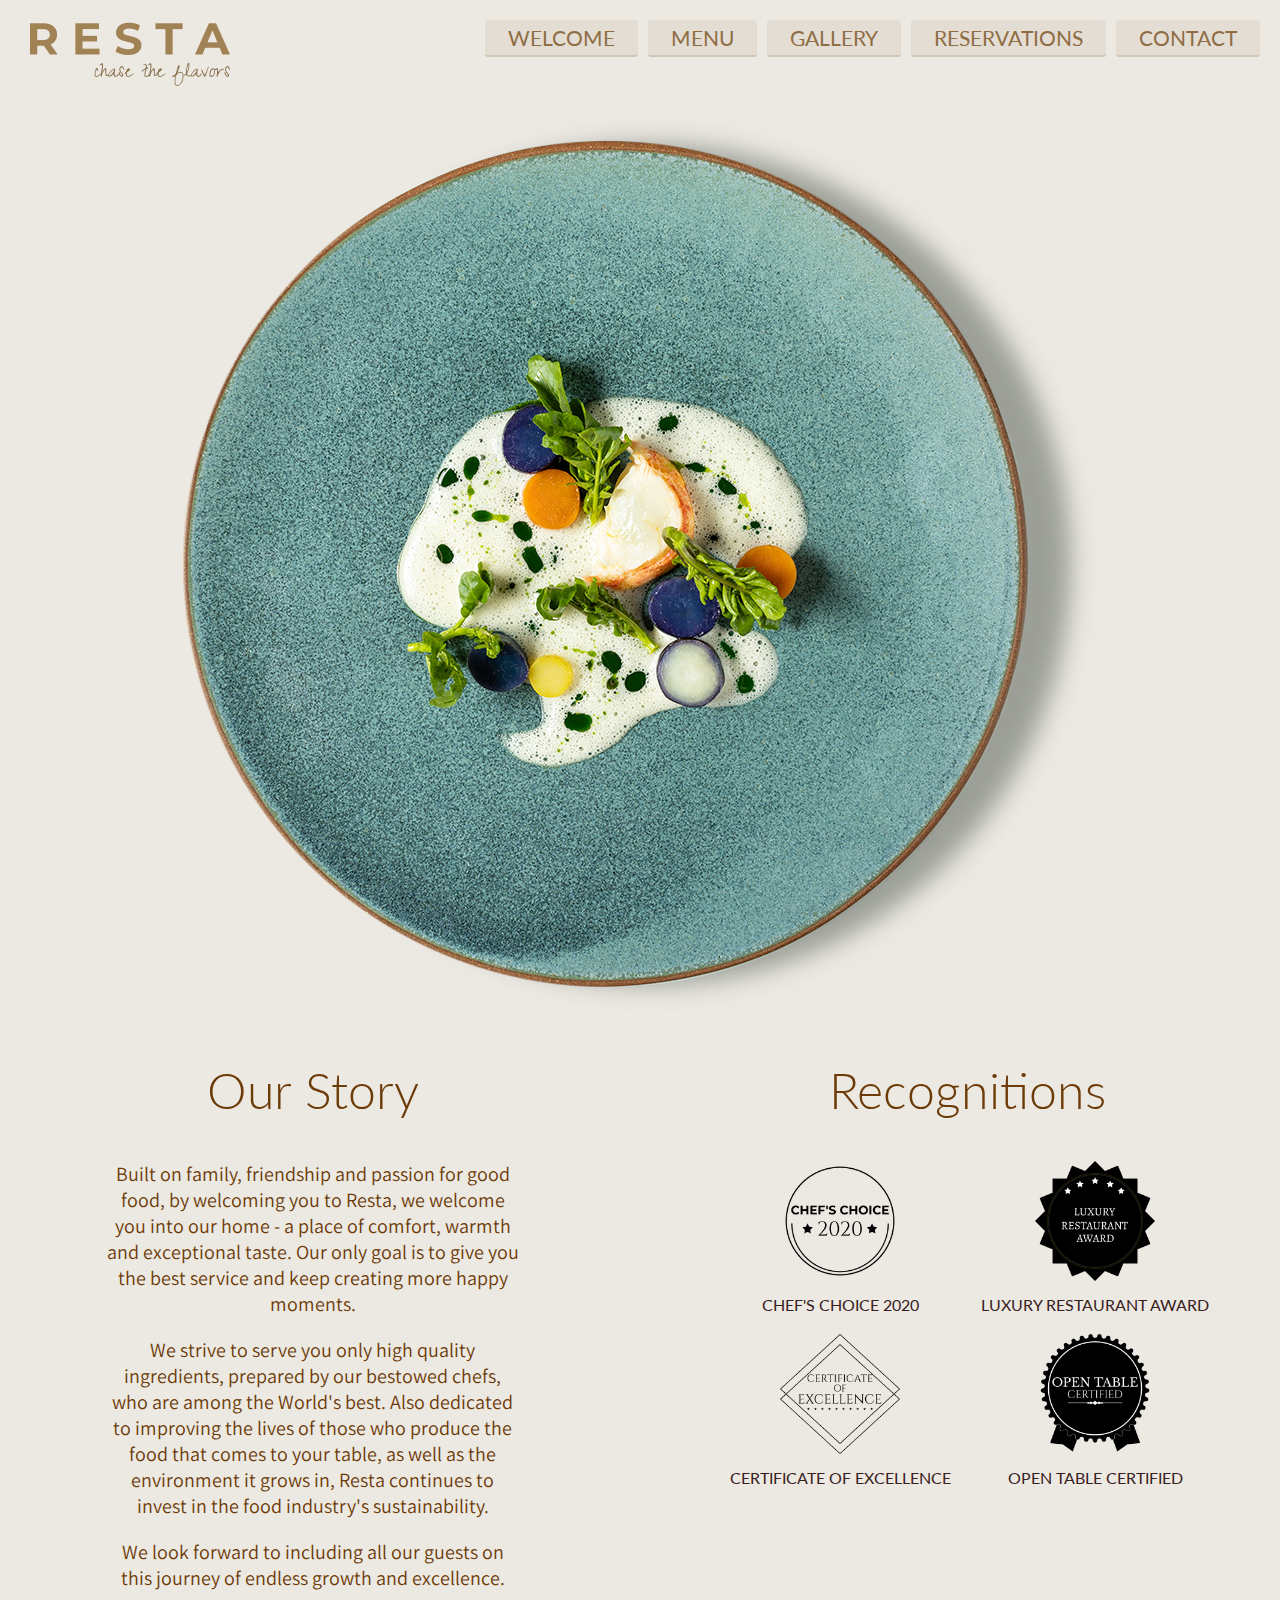
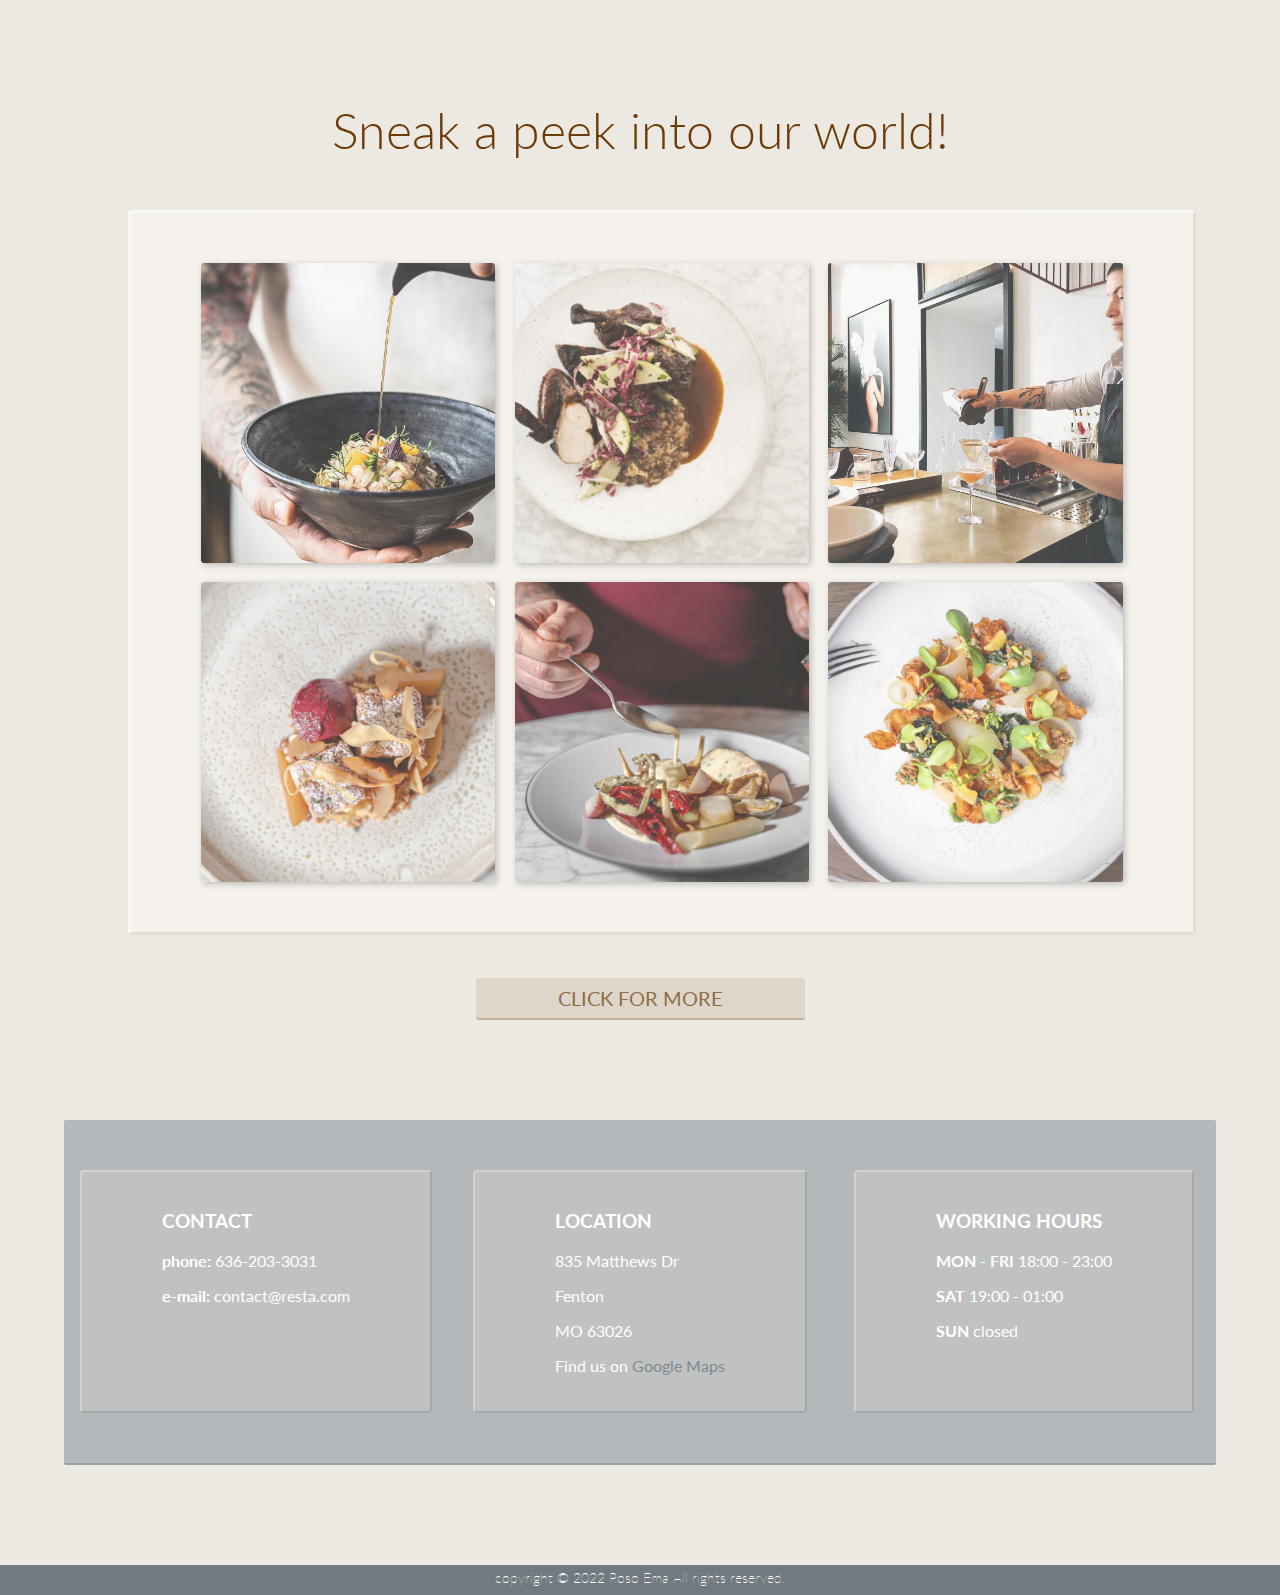
<file: index.html>
<!DOCTYPE html>

<html lang="en">

  <head>
    <title>Welcome | Resta</title>
    <meta charset="utf-8">
    <meta name="viewport" content="width=device-width, initial-scale=1.0"/>
    <meta name="author" content="Ema Roso">
    <meta name="keywords" content="resta, restaurand, food, fine dining, drinks, menu">
    <meta name="description" content="Resta is regarded as one of the best restaurants in the world, with its innovative cuisine and offers of high quality fine dining, wine, service and atmosphere.">
    <link rel="stylesheet" href="style.css" type="text/css">
    <link rel="icon" href="./mediji/icon.ico">
    <script src="./myScript.js"></script>
  </head>
  
  <body>
    
    <div class="invisible" id="overlay" onclick="backToNormal2()"></div>
    
    <!--- Header section (logo and navigation bar) --->
    
    <header>
      <a href="./index.html"><img src="./mediji/logo.png" alt="resta logo"></a>
      <button class="gototop"></button>
      
      <nav>
        <ul>
          <li><a href="#contact">Contact</a></li>
          <li><a href="./reservations.html">Reservations</a></li>
          <li><a href="./gallery.html">Gallery</a></li>
          <li class="dropdown">
            <a href="#" class="dropbtn">Menu</a>
            <div class="dropdown-content">
              <a href="./food.html">Food</a>
              <a href="./drinks.html">Drinks</a>
            </div>
          </li>
          <li><a href="./index.html">Welcome</a></li>
        </ul>
      </nav>
    </header>
    
    <!--- Intro pic --->
    
    <main>
    
      <figure id="intro-pic">
        <img src="./mediji/intro-pic.png" alt="fine dining plating">
      </figure>
      
    <!--- Our story section and awards --->
      
      <div class="story-awards"> 
        <article id="our-story">
          <h2>Our Story</h2>
          <p>Built on family, friendship and passion for good food, by welcoming you to Resta, we welcome you into our home - a place of comfort, warmth and exceptional taste. Our only goal is to give you the best service and keep creating more happy moments.</p>
          <p>We strive to serve you only high quality ingredients, prepared by our bestowed chefs, who are among the World's best. Also dedicated to improving the lives of those who produce the food that comes to your table, as well as the environment it grows in, Resta continues to invest in the food industry's sustainability.</p>
          <p>We look forward to including all our guests on this journey of endless growth and excellence.</p>
        </article>
      
        <section id="award">
          <h2>Recognitions</h2>
          <div class="awards">
            <div id="award-item">
              <figure>
                <img src="./mediji/award/award1.png" alt="restaurant award"/>
                <figcaption>Chef's Choice 2020</figcaption>
              </figure>
            </div>
        
            <div id="award-item">
              <figure>
                <img src="./mediji/award/award2.png" alt="restaurant award"/>
                <figcaption>Luxury Restaurant Award</figcaption>
              </figure>
            </div>
        
            <div id="award-item">
              <figure>
                <img src="./mediji/award/award3.png" alt="restaurant award"/>
                <figcaption>Certificate of Excellence</figcaption>
              </figure>
            </div>
        
            <div id="award-item">
              <figure>
                <img src="./mediji/award/award4.png" alt="restaurant award"/>
                <figcaption>Open Table Certified</figcaption>
              </figure>
            </div>
          </div>
        </section>
      </div>
      
      <!--- Mini Gallery and 'See more' button --->
      
      <img src="./mediji/mini-gallery/image-6.jpg" alt="fine dining" class="invisible" id="zoom-in-gallery" onclick="changePicture1(this)">
      
      <div class="gallery-button">
        <section id="gallery-mini">
          <h2>Sneak a peek into our world!</h2>
          <div id="image-mini-container">
            <div id="image-mini-gallery">
              
              <div id="mini-item">
                <img src="./mediji/mini-gallery/image-6.jpg" alt="fine dining plating" id="pic-6" onclick="openPicture(this)">
              </div>
              
              <div id="mini-item">
                <img src="./mediji/mini-gallery/image-1.jpg" alt="fine dining dish" onclick="openPicture(this)" id="pic-1">
              </div>
              
              <div id="mini-item">
                <img src="./mediji/mini-gallery/image-2.jpg" alt="fine dining restaurant" onclick="openPicture(this)" id="pic-2">
              </div>
              
              <div id="mini-item">
                <img src="./mediji/mini-gallery/image-3.jpg" alt="fine dining dish" onclick="openPicture(this)" id="pic-3">
              </div>
              
              <div id="mini-item">
                <img src="./mediji/mini-gallery/image-5.jpg" alt="fine dining plating" onclick="openPicture(this)" id="pic-5">
              </div>
              
              <div id="mini-item">
                <img src="./mediji/mini-gallery/image-4.jpg" alt="fine dining dish" onclick="openPicture(this)" id="pic-4">
              </div>

            </div>
          </div>
        
          <a id="see-more" href="./gallery.html">Click for more</a>
        </section>
      </div>
      
    </main>
      
    <!--- Contact section --->
      
    <section id="contact">
      <div id="contact-container">
        <div id="phone-email">
          <h3>Contact</h3>
          <p><strong>phone:</strong> 636-203-3031</p>
          <p><strong>e-mail:</strong> contact@resta.com</p>
        </div>
          
        <div id="location">
          <h3>Location</h3>
          <p>835  Matthews Dr</p>
          <p>Fenton</p>          
          <p>MO 63026</p>
          <p>Find us on <a target="_blank" href="https://goo.gl/maps/9FSRGt4BrASGCkS29">Google Maps</a></p>
        </div>
        
        <div id="work-hours">
          <h3>Working Hours</h3>
          <p><strong>MON - FRI</strong> 18:00 - 23:00</p>
          <p><strong>SAT</strong> 19:00 - 01:00</p>          
          <p><strong>SUN</strong> closed</p>
        </div>
      </div>
    </section>
      
    
    <!--- Footer --->
        
    <footer>
      <h5>copyright © 2022 Roso Ema All rights reserved.</h5>
    </footer>
    
  </body>

</html>
</file>
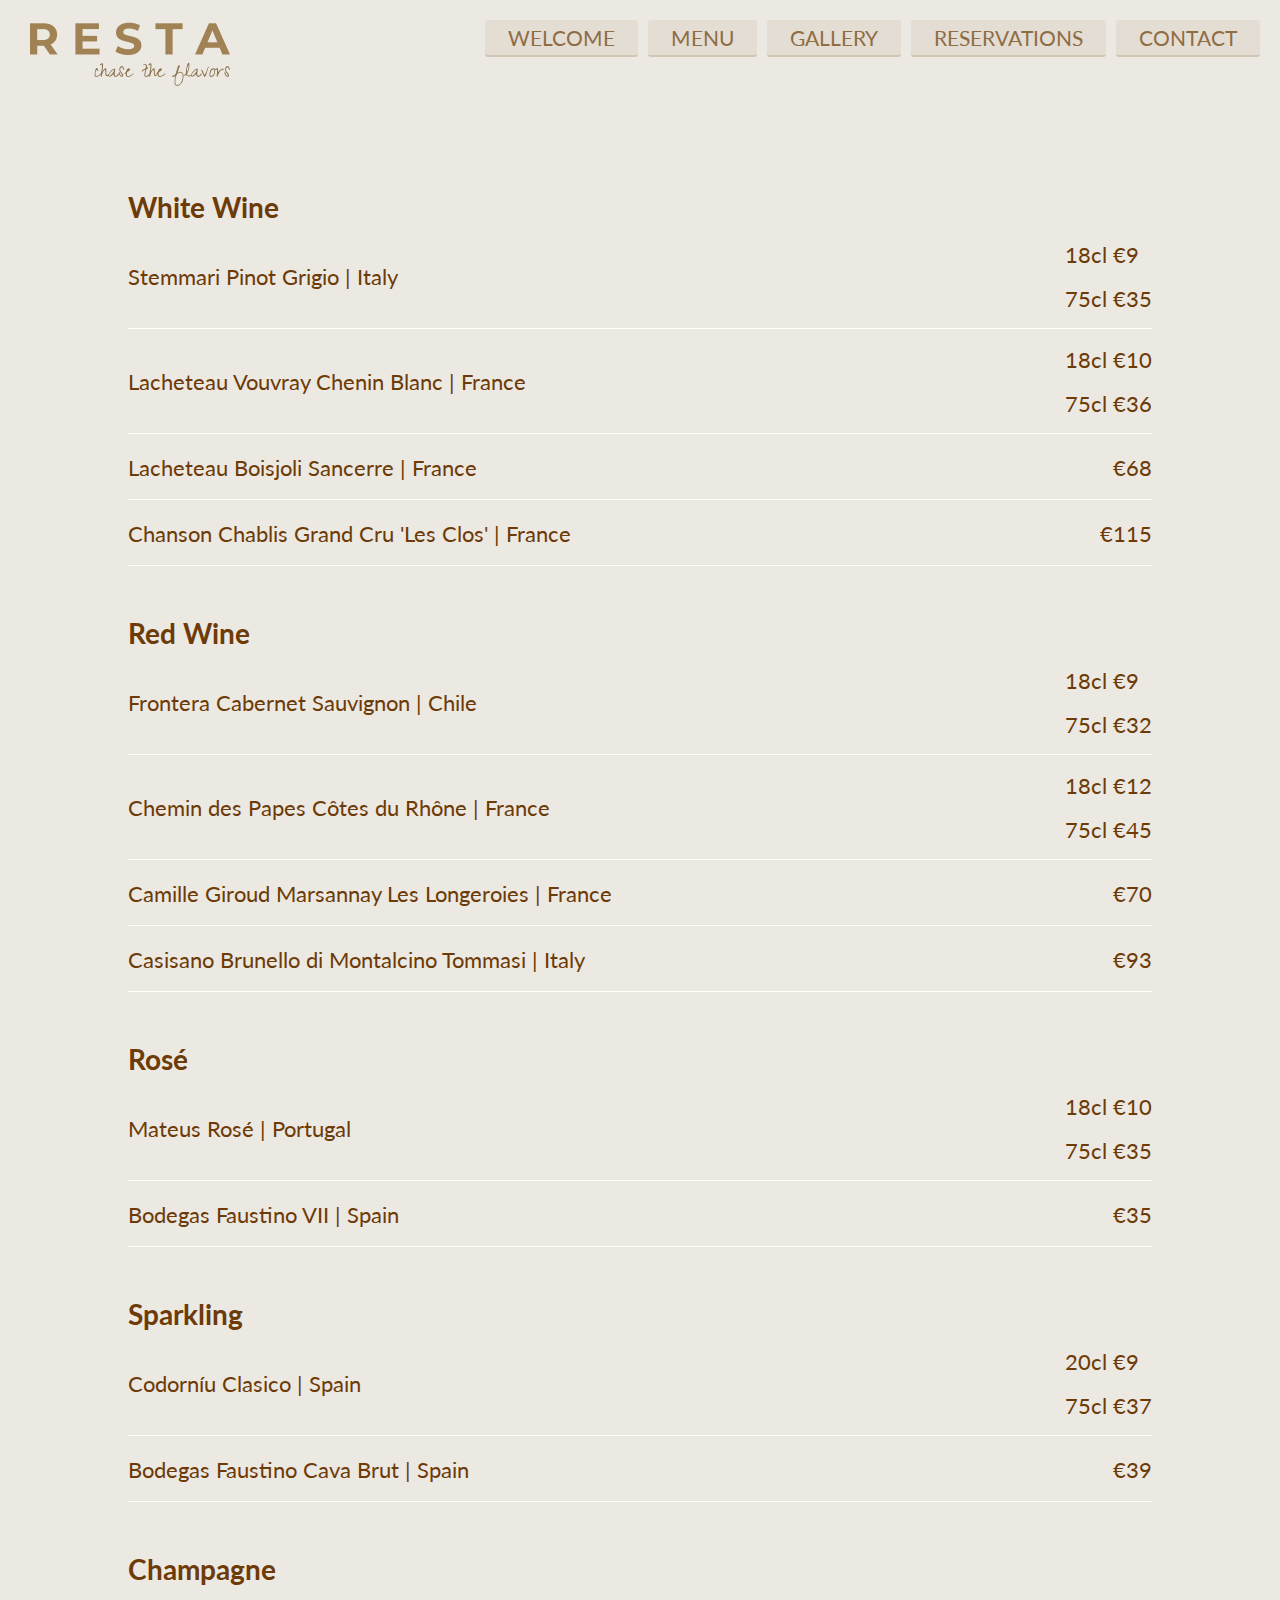
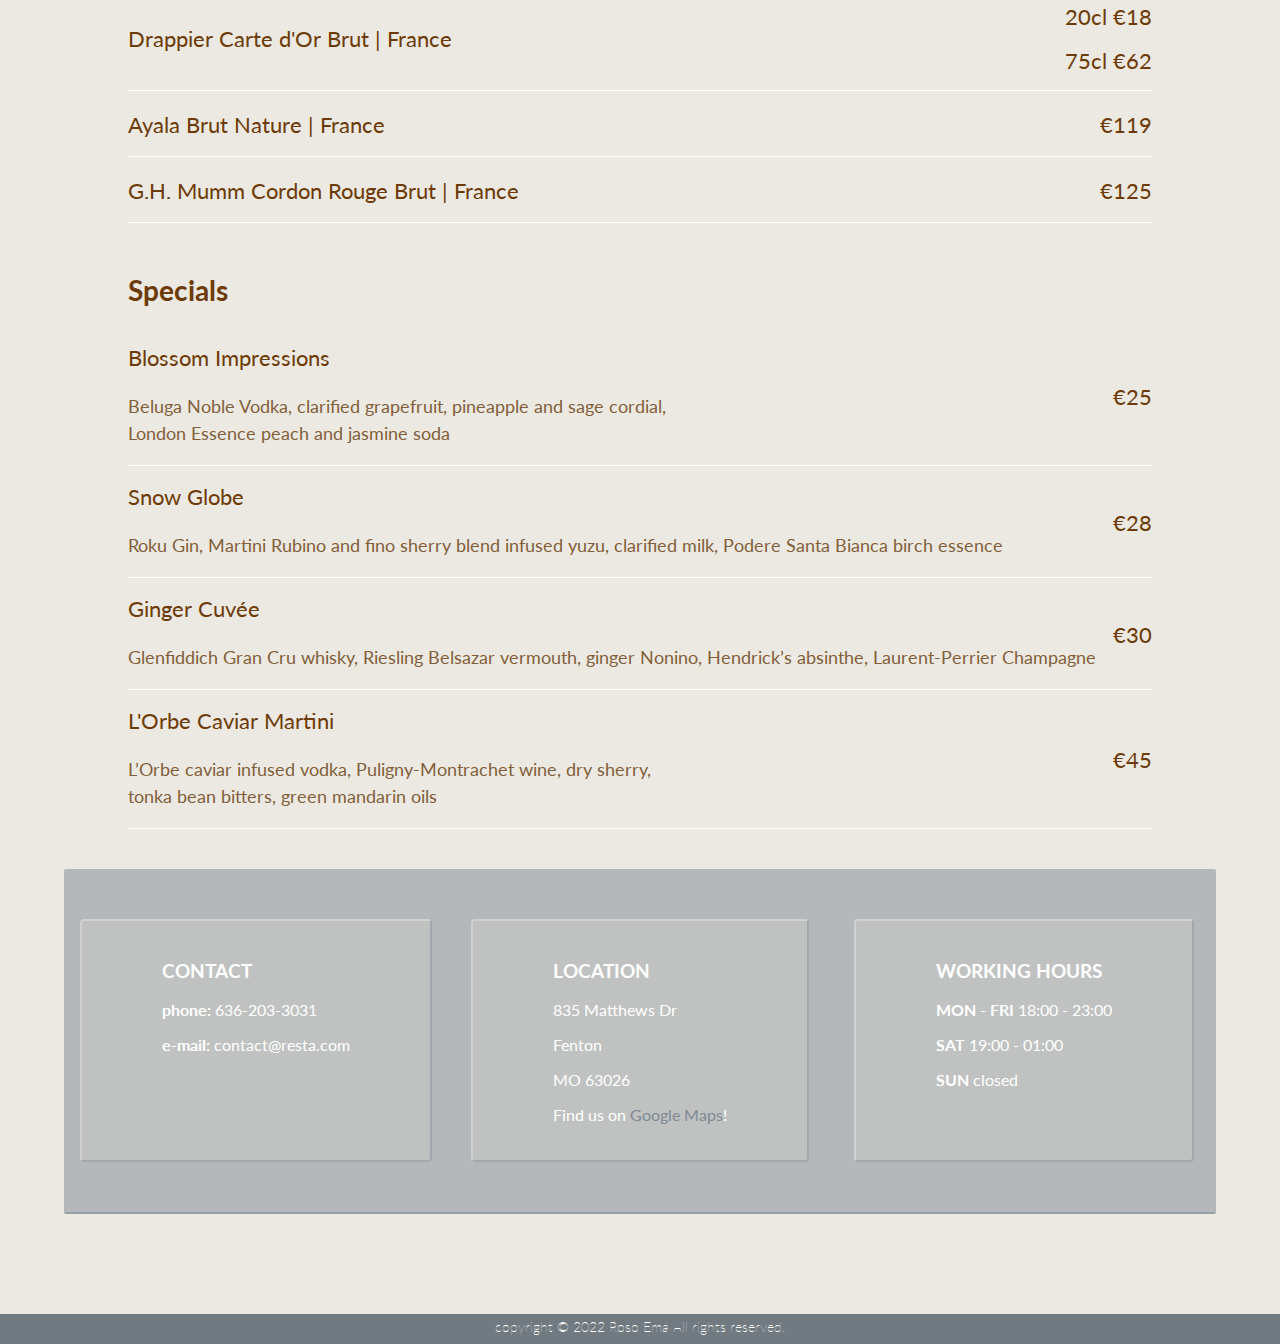
<file: drinks.html>
<!DOCTYPE html>

<html lang="en">

  <head>
    <title>Drinks | Resta</title>
    <meta charset="utf-8">
    <meta name="viewport" content="width=device-width, initial-scale=1.0"/>
    <meta name="author" content="Ema Roso">
    <meta name="keywords" content="resta, restaurand, food, fine dining, drinks, menu">
    <meta name="description" content="Resta is regarded as one of the best restaurants in the world, with its innovative cuisine and offers of high quality fine dining, wine, service and atmosphere.">
    <link rel="stylesheet" href="./style.css" type="text/css">
    <link rel="icon" href="./mediji/icon.ico">
    <script src="./myScript.js"></script>
  </head>
  
  <body>
    
  <!--- Header section (logo and navigation bar) --->
    
    <header>
      <a href="./index.html"><img src="./mediji/logo.png" alt="resta logo"></a>
      <button class="gototop"></button>

      <nav>
        <ul>
          <li><a href="#contact">Contact</a></li>
          <li><a href="./reservations.html">Reservations</a></li>
          <li><a href="./gallery.html">Gallery</a></li>
          <li class="dropdown">
            <a href="#" class="dropbtn">Menu</a>
            <div class="dropdown-content">
              <a href="./food.html">Food</a>
              <a href="./drinks.html">Drinks</a>
            </div>
          </li>
          <li><a href="./index.html">Welcome</a></li>
        </ul>
      </nav>
    </header>
    
    <!--- Main content (drinks menu) --->
    
    <main>
      
      <div class="drinks">
      
        <h2>White Wine</h2>
        <div id="white-wine">
          <p>Stemmari Pinot Grigio | Italy</p>
          <p><span id="price">18cl  €9</span>
          <br><br>
          <span id="price">75cl  €35</span></p>
        </div>
            
        <div id="white-wine">
          <p>Lacheteau Vouvray Chenin Blanc | France</p>
          <p><span id="price">18cl  €10</span>
          <br><br>
          <span id="price">75cl  €36</span></p>
        </div>
            
        <div id="white-wine">
          <p>Lacheteau Boisjoli Sancerre | France</p>
          <span id="price">€68</span>
        </div>
            
        <div id="white-wine">
          <p>Chanson Chablis Grand Cru 'Les Clos' | France</p>
          <span id="price">€115</span>
        </div>
          
        <h2>Red Wine</h2>
        <div id="red-wine">
          <p>Frontera Cabernet Sauvignon | Chile</p>
          <p><span id="price">18cl  €9</span>
          <br><br>
          <span id="price">75cl  €32</span></p>
        </div>
            
        <div id="red-wine">
          <p>Chemin des Papes Côtes du Rhône | France</p>
          <p><span id="price">18cl €12</span>
          <br><br>
          <span id="price">75cl  €45</span></p>
        </div>
            
        <div id="red-wine">
          <p>Camille Giroud Marsannay Les Longeroies | France</p>
          <br>
          <span id="price">€70</span>
        </div>
            
        <div id="red-wine">
          <p>Casisano Brunello di Montalcino Tommasi | Italy</p>
          <br>
          <span id="price">€93</span>
        </div>
    
        <h2>Rosé</h2>
        <div id="rose-wine">
          <p>Mateus Rosé | Portugal</p>
          <p><span id="price">18cl  €10</span>
          <br><br>
          <span id="price">75cl  €35</span></p>
        </div>
            
        <div id="rose-wine">
          <p>Bodegas Faustino VII | Spain</p>
          <br>
          <span id="price">€35</span>
        </div>
   
        <h2>Sparkling</h2>
        <div id="sparkling-wine">
          <p>Codorníu Clasico | Spain</p>
          <p><span id="price">20cl  €9</span>
          <br><br>
          <span id="price">75cl  €37</span></p>
        </div>
            
        <div id="sparkling-wine">
          <p>Bodegas Faustino Cava Brut | Spain</p>
          <br>
          <span id="price">€39</span>
        </div>
    
        <h2>Champagne</h2>
        <div id="champagne-wine">
          <p>Drappier Carte d'Or Brut | France</p>
          <p><span id="price">20cl  €18</span>
          <br><br>
          <span id="price">75cl  €62</span></p>
        </div>
            
        <div id="champagne-wine">
          <p>Ayala Brut Nature | France</p>
          <br>
          <span id="price">€119</span>
        </div>
            
        <div id="champagne-wine">
          <p>G.H. Mumm Cordon Rouge Brut | France</p>
          <br>
          <span id="price">€125</span>
        </div>
   
        <h2 id="specials-special">Specials</h2>
        <div id="special">
          <p>Blossom Impressions
          <br><br>
          <span>Beluga Noble Vodka, clarified grapefruit, pineapple and sage cordial,<br> London Essence peach and jasmine soda</span></p>
          <p id="price">€25</p>
        </div>
            
        <div id="special">
          <p>Snow Globe
          <br><br>
          <span>Roku Gin, Martini Rubino and fino sherry blend infused yuzu, clarified milk, Podere Santa Bianca birch essence</span></p>
          <p id="price">€28</p>
        </div>
            
        <div id="special">
          <p>Ginger Cuvée
          <br><br>
          <span>Glenfiddich Gran Cru whisky, Riesling Belsazar vermouth, ginger Nonino, Hendrick’s absinthe, Laurent-Perrier Champagne</span></p>
          <p id="price">€30</p>
        </div>
            
        <div id="special">
          <p>L'Orbe Caviar Martini
          <br><br>
          <span>L’Orbe caviar infused vodka, Puligny-Montrachet wine, dry sherry, <br>tonka bean bitters, green mandarin oils</span></p>
          <p id="price">€45</p>
        </div>
          
      </div>
      
    </main>
      
    <!--- Contact section --->
      
    <section id="contact">
      <div id="contact-container">
        <div id="phone-email">
          <h3>Contact</h3>
          <p><strong>phone:</strong> 636-203-3031</p>
          <p><strong>e-mail:</strong> contact@resta.com</p>
        </div>
          
        <div id="location">
          <h3>Location</h3>
          <p>835  Matthews Dr</p>
          <p>Fenton</p>          
          <p>MO 63026</p>
          <p>Find us on <a target="_blank" href="https://goo.gl/maps/9FSRGt4BrASGCkS29">Google Maps</a>!</p>
        </div>
        
        <div id="work-hours">
          <h3>Working Hours</h3>
          <p><strong>MON - FRI</strong> 18:00 - 23:00</p>
          <p><strong>SAT</strong> 19:00 - 01:00</p>          
          <p><strong>SUN</strong> closed</p>
        </div>
      </div>
    </section>
      
    
    <!--- Footer --->
        
    <footer>
      <h5>copyright © 2022 Roso Ema All rights reserved.</h5>
    </footer>
    
  </body>

</html>
</file>
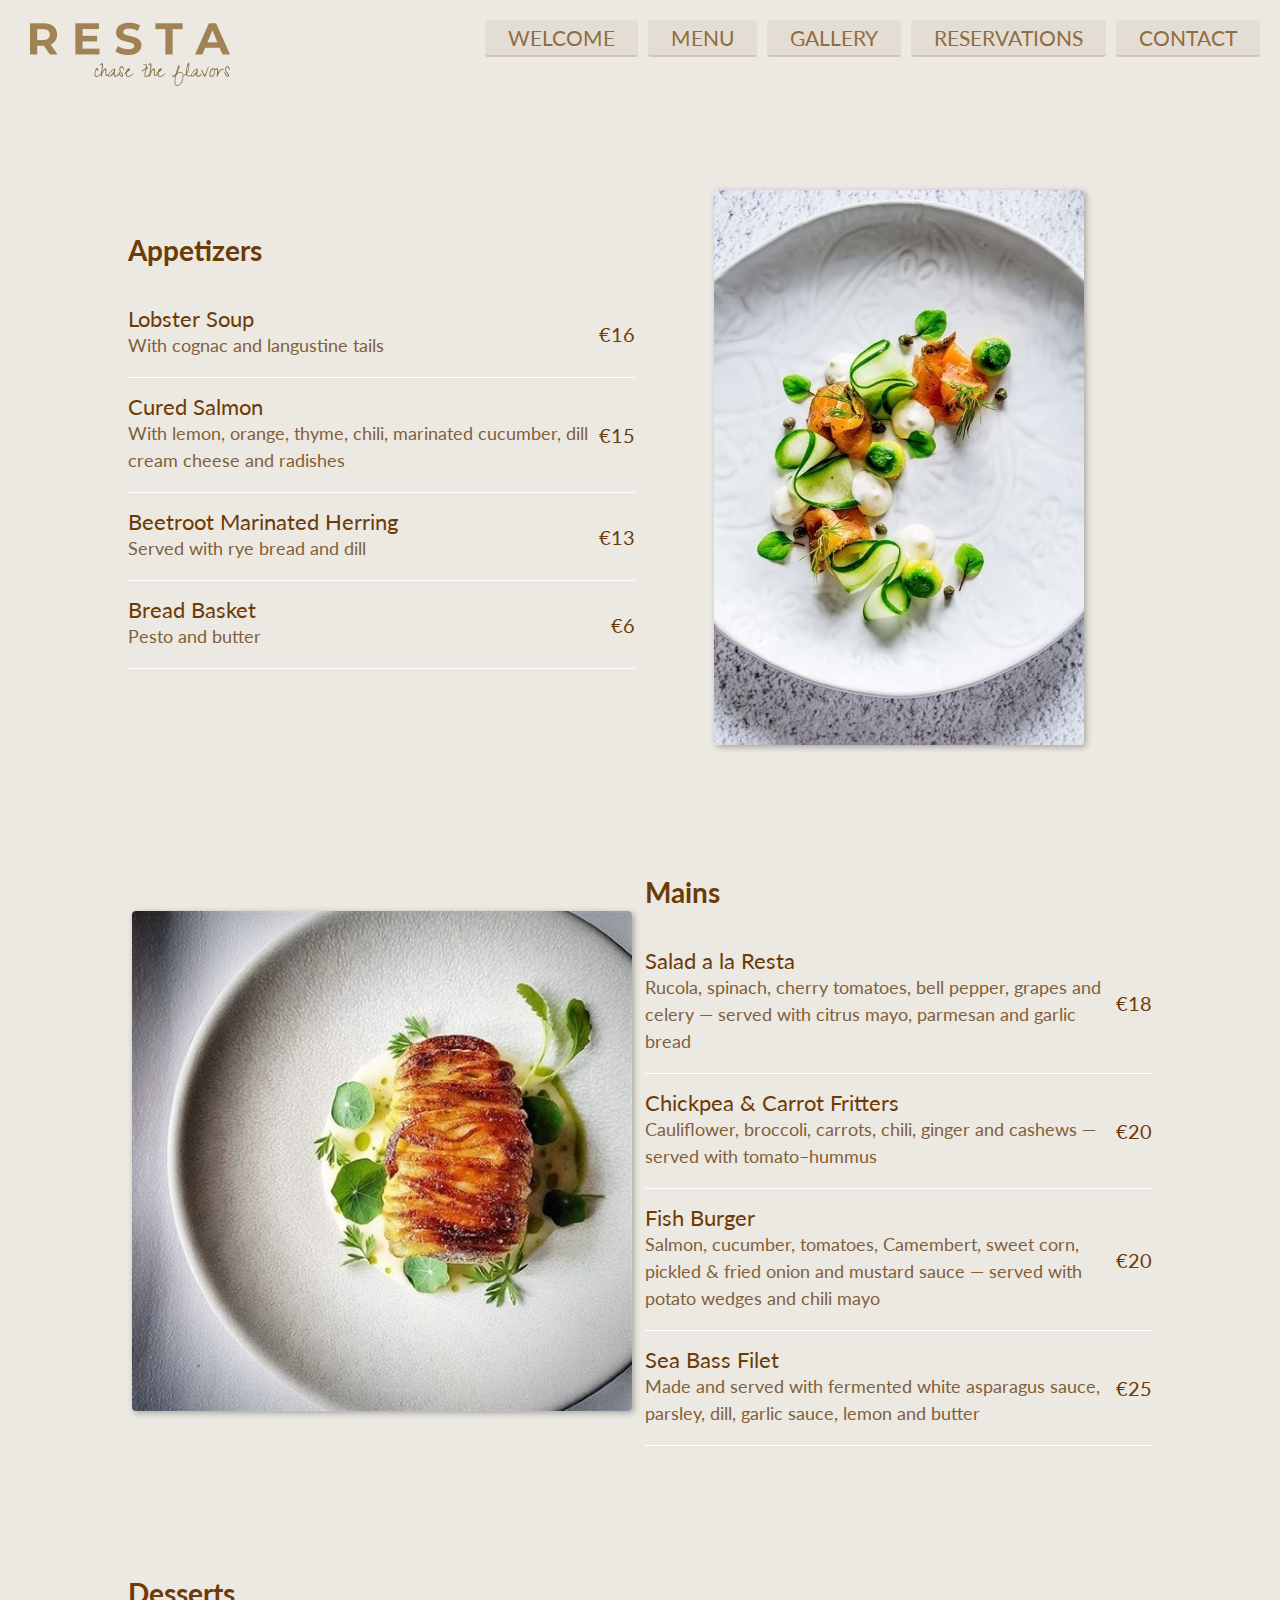
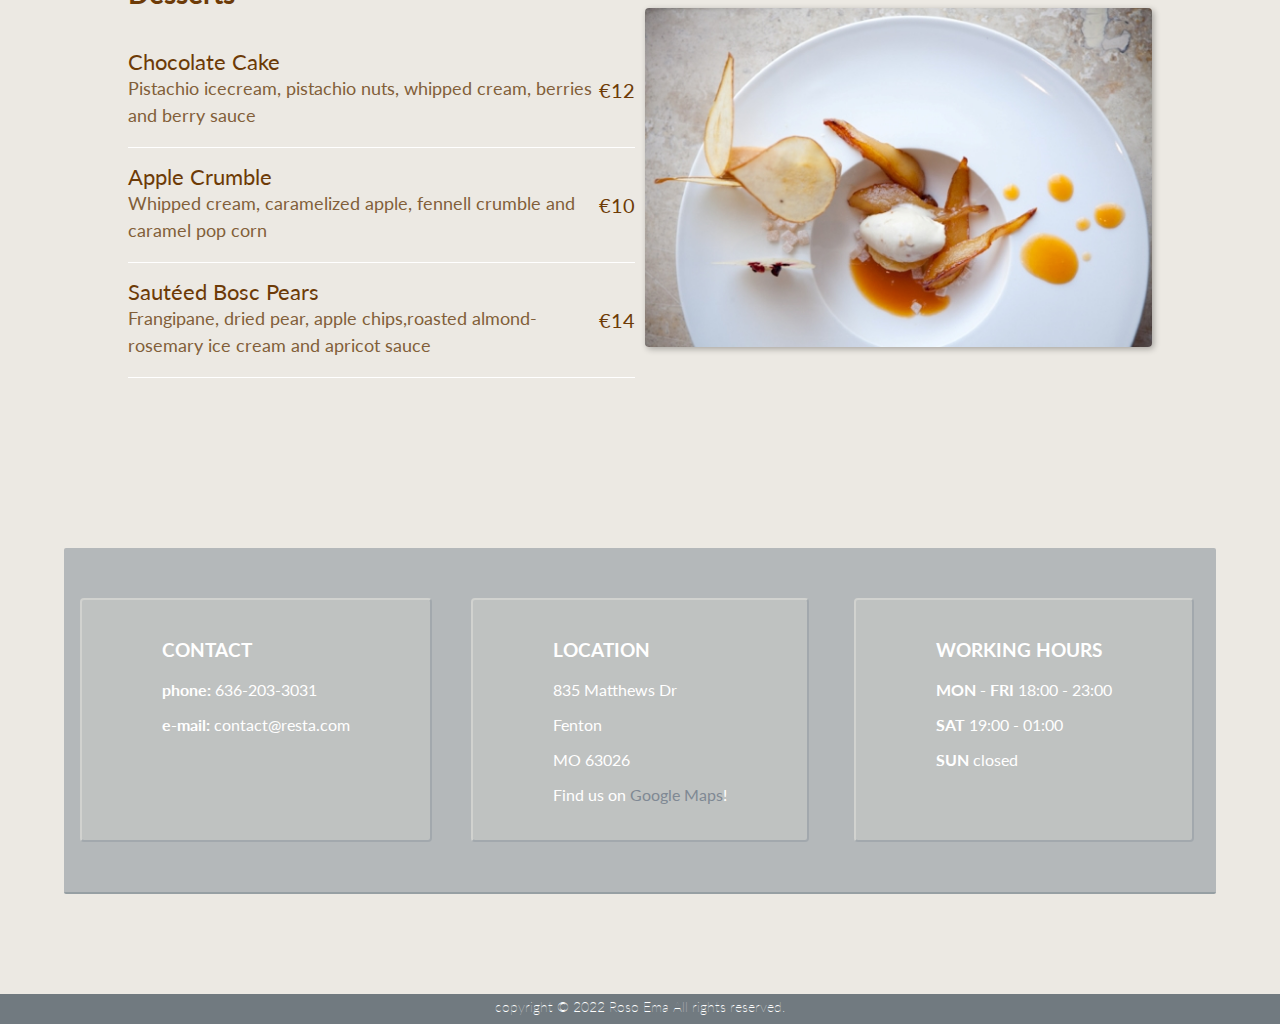
<file: food.html>
<!DOCTYPE html>

<html lang="en">

  <head>
    <title>Food | Resta</title>
    <meta charset="utf-8">
    <meta name="viewport" content="width=device-width, initial-scale=1.0"/>
    <meta name="author" content="Ema Roso">
    <meta name="keywords" content="resta, restaurand, food, fine dining, drinks, menu">
    <meta name="description" content="Resta is regarded as one of the best restaurants in the world, with its innovative cuisine and offers of high quality fine dining, wine, service and atmosphere.">
    <link rel="stylesheet" href="./style.css" type="text/css">
    <link rel="icon" href="./mediji/icon.ico">
    <script src="./myScript.js"></script>
  </head>
  
  <body>
    
  <!--- Header section (logo and navigation bar) --->
    
    <header>
      <a href="./index.html"><img src="./mediji/logo.png" alt="resta logo"></a>
      <button class="gototop"></button>

      
      <nav>
        <ul>
          <li><a href="#contact">Contact</a></li>
          <li><a href="./reservations.html">Reservations</a></li>
          <li><a href="./gallery.html">Gallery</a></li>
          <li class="dropdown">
            <a href="#" class="dropbtn">Menu</a>
            <div class="dropdown-content">
              <a href="./food.html">Food</a>
              <a href="./drinks.html">Drinks</a>
            </div>
          </li>
          <li><a href="./index.html">Welcome</a></li>
        </ul>
      </nav>
    </header>
    
    <!--- Main content (food menu) --->
    
    <main>
    
      <div class="menus">
        
        <div class="appetizers">
          
          <section id="appetizers-items">
            <h2>Appetizers</h2>  
            <div id="appetizers-dish">
              <p>Lobster Soup
              <br>
              <span>With cognac and langustine tails</span></p>
              <p id="price">€16</p>
            </div>
            
            <div id="appetizers-dish">
              <p>Cured Salmon
              <br>
              <span>With lemon, orange, thyme, chili, marinated cucumber, dill cream cheese and radishes</span></p>
              <p id="price">€15</p>
            </div>
            
            <div id="appetizers-dish">
              <p>Beetroot Marinated Herring
              <br>
              <span>Served with rye bread and dill</span></p>
              <p id="price">€13</p>
            </div>
            
            <div id="appetizers-dish">
              <p>Bread Basket
              <br>
              <span>Pesto and butter</span></p>
              <p id="price">€6</p>
            </div>
          </section>
          
          <img src="./mediji/menu/appetizer.jpg" alt="cured salmon">
        </div>
        
        <div class="mains">
        
          <img src="./mediji/menu/main.jpg" alt="sea bass filet">
          
          <section id="mains-items">
            <h2>Mains</h2>
            <div id="mains-dish">
              <p>Salad a la Resta
              <br>
              <span>Rucola, spinach, cherry tomatoes, bell pepper, grapes and celery — served with citrus mayo, parmesan and garlic bread</span></p>
              <p id="price">€18</p>
            </div>
            
            <div id="mains-dish">
              <p>Chickpea & Carrot Fritters
              <br>
              <span>Cauliflower, broccoli, carrots, chili, ginger and cashews — served with tomato–hummus</span></p>
              <p id="price">€20</p>
            </div>
            
            <div id="mains-dish">
              <p>Fish Burger
              <br>
              <span>Salmon, cucumber, tomatoes, Camembert, sweet corn, pickled & fried onion and mustard sauce — served with potato wedges and chili mayo</span></p>
              <p id="price">€20</p>
            </div>
            
            <div id="mains-dish">
              <p>Sea Bass Filet
              <br>
              <span>Made and served with fermented white asparagus sauce, parsley, dill, garlic sauce, lemon and butter</span></p>
              <p id="price">€25</p>
            </div>
          
          </section>
          
        </div>
        
        <div class="desserts">
          
          <section id="desserts-items">
            <h2>Desserts</h2>
            <div id="desserts-dish">
              <p>Chocolate Cake
              <br>
              <span>Pistachio icecream, pistachio nuts, whipped cream, berries and berry sauce</span></p>
              <p id="price">€12</p>
            </div>
            
            <div id="desserts-dish">
              <p>Apple Crumble
              <br>
              <span>Whipped cream, caramelized apple, fennell crumble and caramel pop corn</span></p>
              <p id="price">€10</p>
            </div>
            
            <div id="desserts-dish">
              <p>Sautéed Bosc Pears
              <br>
              <span>Frangipane, dried pear, apple chips,roasted almond-rosemary ice cream and apricot sauce</span></p>
              <p id="price">€14</p>
            </div>
          
          </section>
          
          <img src="./mediji/menu/dessert.jpg" alt="sauteed pears">
        </div>
        
      </div>
      
    </main>
      
    <!--- Contact section --->
      
    <section id="contact">
      <div id="contact-container">
        <div id="phone-email">
          <h3>Contact</h3>
          <p><strong>phone:</strong> 636-203-3031</p>
          <p><strong>e-mail:</strong> contact@resta.com</p>
        </div>
          
        <div id="location">
          <h3>Location</h3>
          <p>835  Matthews Dr</p>
          <p>Fenton</p>          
          <p>MO 63026</p>
          <p>Find us on <a target="_blank" href="https://goo.gl/maps/9FSRGt4BrASGCkS29">Google Maps</a>!</p>
        </div>
        
        <div id="work-hours">
          <h3>Working Hours</h3>
          <p><strong>MON - FRI</strong> 18:00 - 23:00</p>
          <p><strong>SAT</strong> 19:00 - 01:00</p>          
          <p><strong>SUN</strong> closed</p>
        </div>
      </div>
    </section>
      
    
    <!--- Footer --->
        
    <footer>
      <h5>copyright © 2022 Roso Ema All rights reserved.</h5>
    </footer>
    
  </body>

</html>
</file>
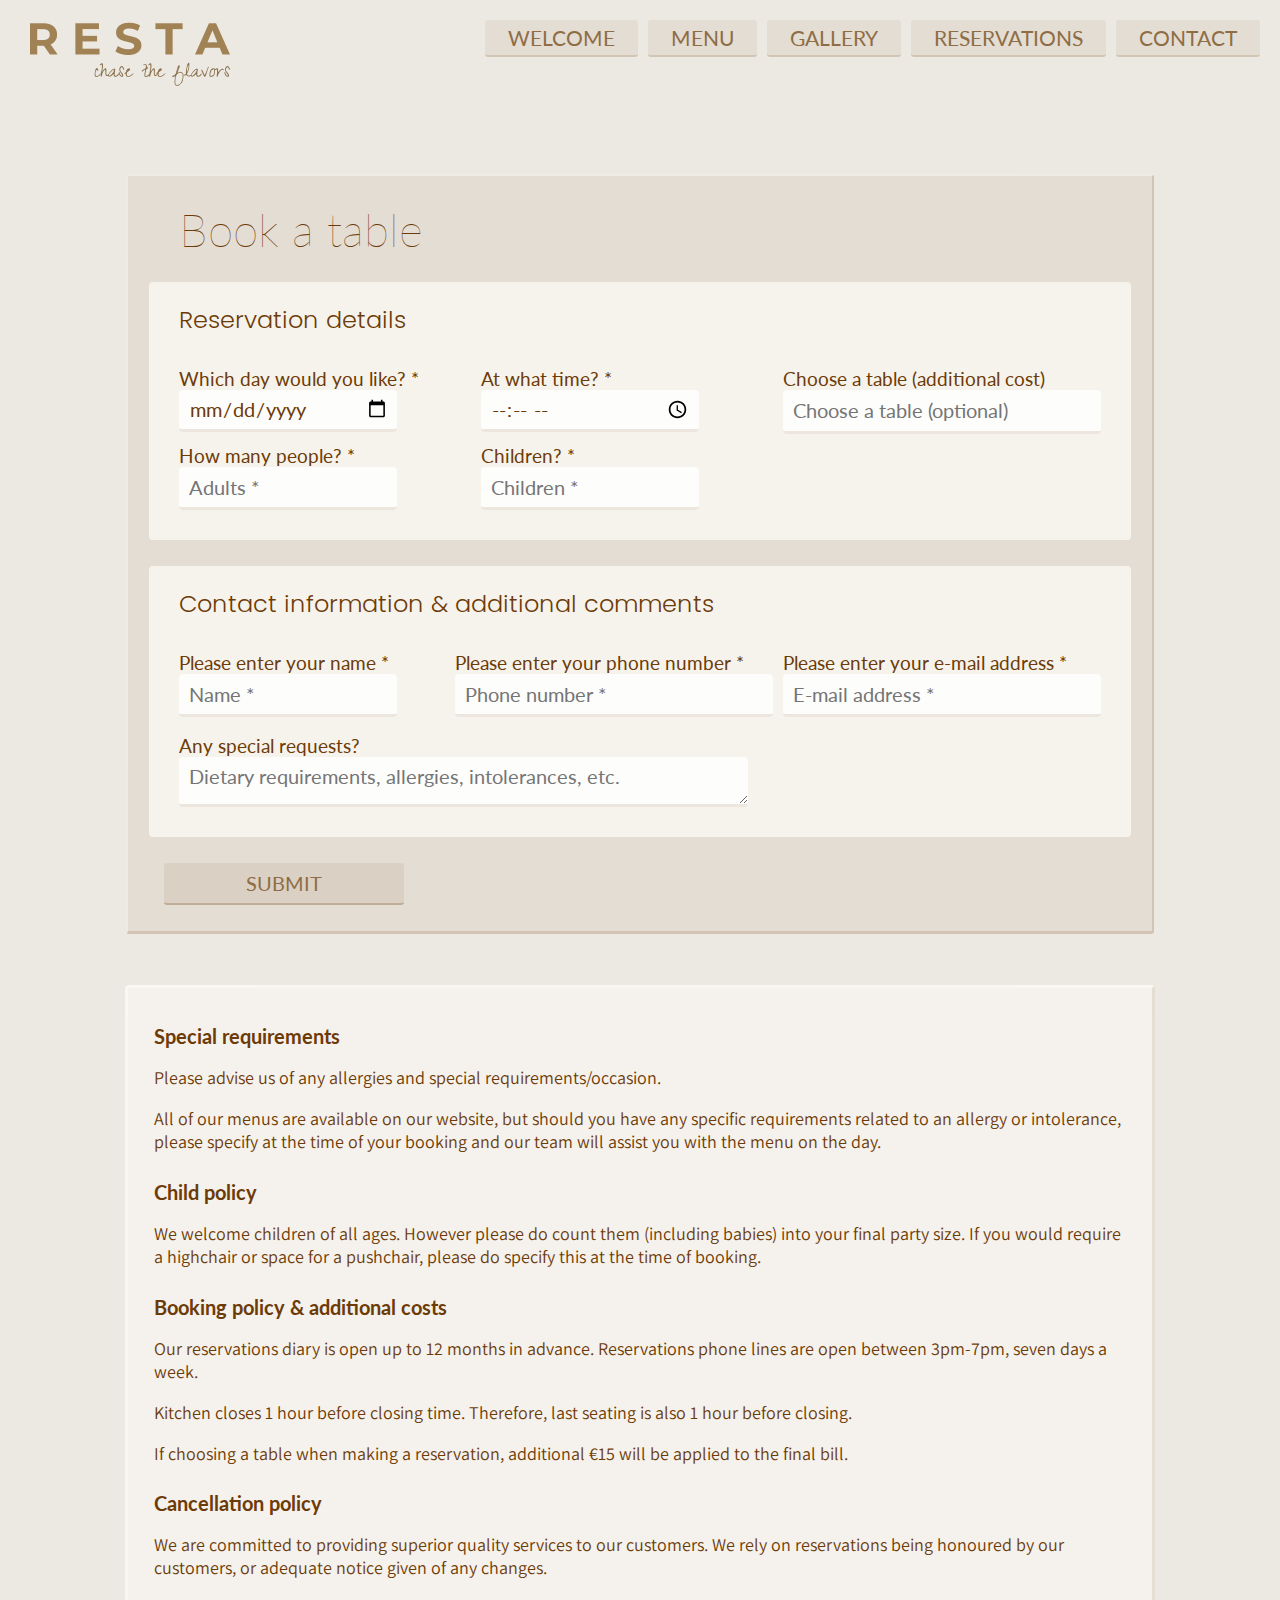
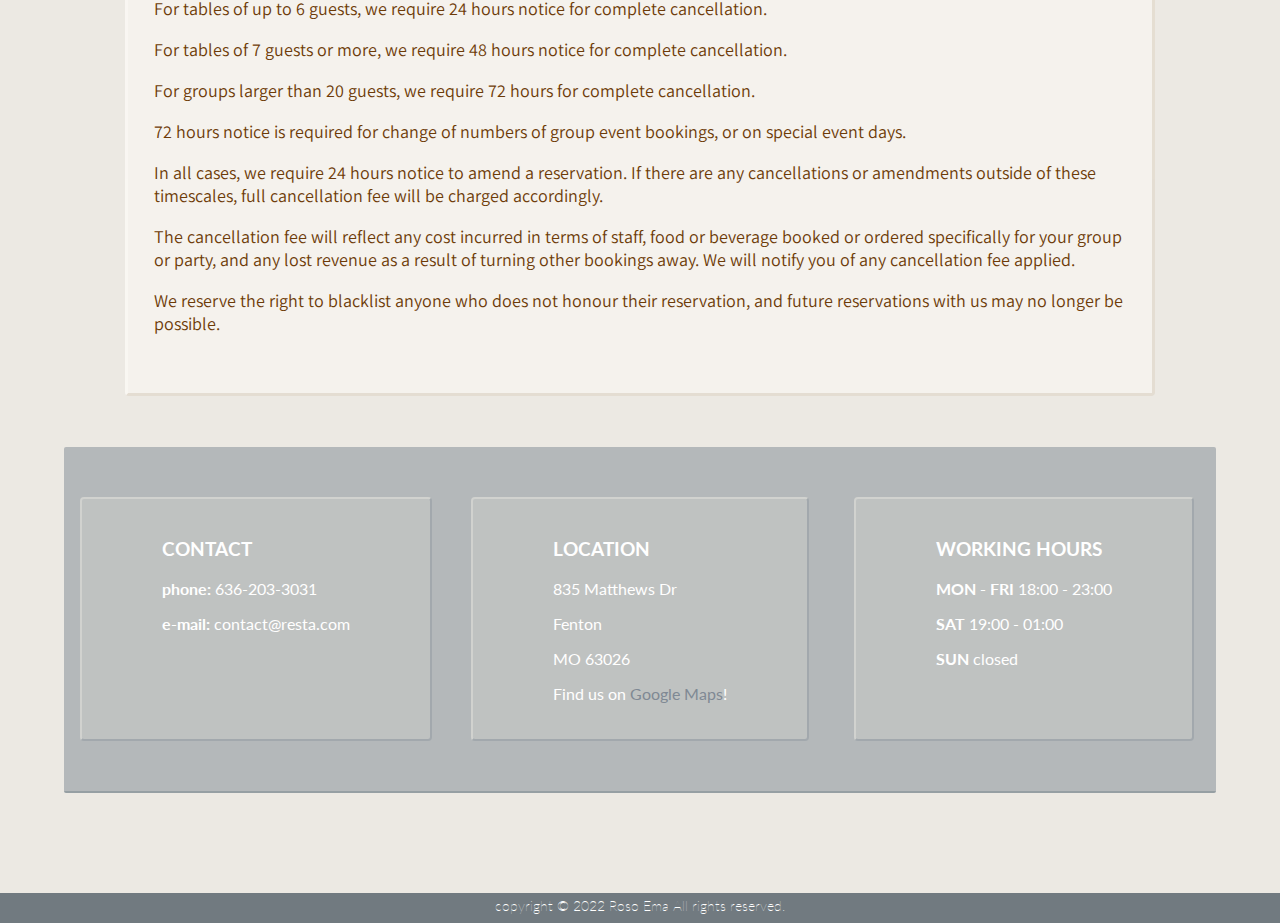
<file: reservations.html>
<!DOCTYPE html>

<html lang="en">

  <head>
    <title>Reservations | Resta</title>
    <meta charset="utf-8">
    <meta name="viewport" content="width=device-width, initial-scale=1.0"/>
    <meta name="author" content="Ema Roso">
    <meta name="keywords" content="resta, restaurand, food, fine dining, drinks, menu">
    <meta name="description" content="Resta is regarded as one of the best restaurants in the world, with its innovative cuisine and offers of high quality fine dining, wine, service and atmosphere.">
    <link rel="stylesheet" href="style.css" type="text/css">
    <link rel="icon" href="mediji/icon.ico">
    <script src="myScript.js"></script>
    <script type="text/javascript">

    <!--
      
      // Kod za pop-up prozorčić kod formulara - kako se ne bi izgubiti podaci, baš je ovdje jer je ovo jedina stranica na kojoj želimo tu funkciju
      
      window.addEventListener("beforeunload", function (e) {
      e.preventDefault();
      e.returnValue = "";
      });
      
      
    //-->
    </script>
  </head>
  
  <body>
    
    <div class="invisible" id="overlay" onclick="backToNormal()"></div>
    
  <!--- Header section (logo and navigation bar) --->
    
    <header>
      <a href="index.html"><img src="mediji/logo.png" alt="resta logo"></a>
      <button class="gototop"></button>

      <nav>
        <ul>
          <li><a href="#contact">Contact</a></li>
          <li><a href="reservations.html">Reservations</a></li>
          <li><a href="gallery.html">Gallery</a></li>
          <li class="dropdown">
            <a href="#" class="dropbtn">Menu</a>
            <div class="dropdown-content">
              <a href="food.html">Food</a>
              <a href="drinks.html">Drinks</a>
            </div>
          </li>
          <li><a href="index.html">Welcome</a></li>
        </ul>
      </nav>
    </header>
    
    <!--- Main content (reservation form and cancellation policy)--->
    
    <main>
    
      <div class="invisible" id="alert-box">
        <h2>Thank You!</h2>
        <p>Your reservation is confirmed. You should recieve your confirmation by e-mail provided shortly.</p>
        <p id="confirmation"></p>
        <a id="back-to-main-page" href="index.html">Back to main page</a>
      </div>
      
      <div class="reservation">
        
        <h2>Book a table</h2>
        <form method="post" target="_blank" action="mailto:reservations@resta.com" enctype="text/plain" onsubmit="thankYou()" name="reserve">
          
          <h3>Reservation details</h3>
          <div id="reservation-details">
            <div id="form-date">
              <label for="date">Which day would you like? *</label>
              <input type="date" id="date" name="date" required="required" min="2021-05-31" max="2021-12-31" onclick="todayDay()" onchange="DateTime()">
            </div>
            
            <div id="form-time">
              <label for="time">At what time? *</label>
              <input type="time" id="time" name="time" required="required" onclick="prettyTime()" onchange="workingHours()">
            </div>
          
            <div id="form-seating">
              <label for="seating">Choose a table (additional cost)</label>
              <input list="seats" name="seats" id="seating" placeholder="Choose a table (optional)" onclick="showEverything()" onkeypress="clearEverything()" onchange="tableCheck()">
                <datalist id="seats">
                  <option value="Window table">
                  <option value="At the bar">
                  <option value="Booth">
                  <option value="Private room (up to 16 people)">
                </datalist>
            </div>
            
            <div id="form-adults">
              <label for="adults">How many people? *</label>
              <input type="number" name="adults" id="adults" required="required" min="0" max="6" placeholder="Adults *" oninput="numberCheck()">
            </div>
          
            <div id="form-children">
              <label for="children">Children? *</label>
              <input type="number" name="children" id="children" required="required" min="0" max="6" placeholder="Children *" oninput="numberCheck()">
            </div>
          </div>
          
          <h3>Contact information & additional comments</h3>
          <div id="contact-info-add">
            <div id="form-name">
              <label for="name">Please enter your name *</label>
              <input type="text" name="name" id="name" required="required" placeholder="Name *" onchange="nameCheck()">
            </div> 
      
            <div id="form-phone">
              <label for="phone">Please enter your phone number *</label>
              <input type="tel" name="phone" id="phone" required="required" placeholder="Phone number *" onchange="phoneCheck()">
            </div>
          
            <div id="form-email">
              <label for="email">Please enter your e-mail address *</label>
              <input type="email" id="email" name="email" required="required" placeholder="E-mail address *" onchange="emailCheck()">
            </div>
          
            <div id="form-comments">
              <label for="comments">Any special requests?</label>
              <textarea name="comments" id="comments" cols="50" rows="10" placeholder="Dietary requirements, allergies, intolerances, etc."></textarea>
            </div>
          </div>
          
          <div id="submit-button">
            <button type="submit" id="submit">Submit</button>
          </div>
          
        </form>
      </div>
      
    </main>
    
    <!--- Additional information --->
    
    <section class="policy">
      <h4>Special requirements</h4>
      <p>Please advise us of any allergies and special requirements/occasion.</p>
      <p>All of our menus are available on our website, but should you have any specific requirements related to an allergy or intolerance, please specify at the time of your booking and our team will assist you with the menu on the day.</p>
      
      <h4>Child policy</h4>
      <p>We welcome children of all ages. However please do count them (including babies) into your final party size. If you would require a highchair or space for a pushchair, please do specify this at the time of booking.</p>
      
      <h4>Booking policy & additional costs</h4>
      <p>Our reservations diary is open up to 12 months in advance. Reservations phone lines are open between 3pm-7pm, seven days a week.</p>
      <p>Kitchen closes 1 hour before closing time. Therefore, last seating is also 1 hour before closing.</p>
      <p>If choosing a table when making a reservation, additional €15 will be applied to the final bill.</p>
      
      <h4>Cancellation policy</h4>
      <p>We are committed to providing superior quality services to our customers. We rely on reservations being honoured by our customers, or adequate notice given of any changes.</p>
      <p>For tables of up to 6 guests, we require 24 hours notice for complete cancellation.</p>
      <p>For tables of 7 guests or more, we require 48 hours notice for complete cancellation.</p> 
      <p>For groups larger than 20 guests, we require 72 hours for complete cancellation.</p>
      <p>72 hours notice is required for change of numbers of group event bookings, or on special event days.</p>
      <p>In all cases, we require 24 hours notice to amend a reservation. If there are any cancellations or amendments outside of these timescales, full cancellation fee will be charged accordingly.</p>
      <p>The cancellation fee will reflect any cost incurred in terms of staff, food or beverage booked or ordered specifically for your group or party, and any lost revenue as a result of turning other bookings away. We will notify you of any cancellation fee applied.</p>
      <p>We reserve the right to blacklist anyone who does not honour their reservation, and future reservations with us may no longer be possible.</p>
      
    </section>
      
    <!--- Contact section --->
      
    <section id="contact">
      <div id="contact-container">
        <div id="phone-email">
          <h3>Contact</h3>
          <p><strong>phone:</strong> 636-203-3031</p>
          <p><strong>e-mail:</strong> contact@resta.com</p>
        </div>
          
        <div id="location">
          <h3>Location</h3>
          <p>835  Matthews Dr</p>
          <p>Fenton</p>          
          <p>MO 63026</p>
          <p>Find us on <a target="_blank" href="https://goo.gl/maps/9FSRGt4BrASGCkS29">Google Maps</a>!</p>
        </div>
        
        <div id="work-hours">
          <h3>Working Hours</h3>
          <p><strong>MON - FRI</strong> 18:00 - 23:00</p>
          <p><strong>SAT</strong> 19:00 - 01:00</p>          
          <p><strong>SUN</strong> closed</p>
        </div>
      </div>
    </section> 
  
    
    <!--- Footer --->
        
    <footer>
      <h5>copyright © 2022 Roso Ema All rights reserved.</h5>
    </footer>
    
  </body>

</html>
</file>
<file: style.css>
/* --- links, imports, fonts --- */

@import url('https://fonts.googleapis.com/css2?family=Assistant:wght@200&family=Lato:wght@100;300&display=swap');
@import url('https://fonts.googleapis.com/css2?family=Assistant:wght@200&family=Lato:wght@100;300&family=Poppins:wght@300;400&display=swap');

/* main */

body {
  margin: 0;
  padding: 0;
  width: 100%;
  background-color: #ece9e3;
  margin-left: auto;
  margin-right: auto;
  box-sizing: border-box;
}

/* --- Code for the header, navigation and dropdown --- */

header {
  width: 100%;
  height: 90px;
  padding-bottom: 20px;
}

header a img {
  float: left;
  padding-top: 20px;
  padding-left: 30px;
}

header nav {
  float: right;
  padding-top: 20px;
  padding-right: 20px;
}

ul {
  list-style: none;
  margin: 0;
  padding: 0;
  overflow: hidden;
  text-transform: uppercase;
}

li {
  float: right;
}

li a, .dropbtn {
  display: inline-block;
  text-align: center;
  margin-left: 10px;
  padding: 5px 23px;
  text-decoration: none;
  color: #8E6D44;
  font-size: 21px;
  font-family: Lato, sans-serif;
  transition: 0.3s;
  background-color: rgba(209, 196, 180, 0.3);
  border-bottom: 2px solid rgba(164, 138, 105, 0.3);
  border-radius: 3px;
}

li a:hover, .dropdown:hover .dropbtn {
  background-color: rgba(143, 152, 158, 0.3);
  color: white;
  text-shadow: 2px 2px 4px #000000;
}

li.dropdown {
  display: inline-block;
}

.dropdown-content {
  display: none;
  position: absolute;
  background-color: transparent;
  border-radius: 2px;
  padding-top: 3px;
  z-index: 1;
}

.dropdown-content a {
  padding: 5px 16px;
  margin-bottom: 3px;
  border: none;
  text-decoration: none;
  display: block;
  text-align: center;
  transition: 0.3s;
}

.dropdown-content a:hover {
  background-color: rgba(143, 152, 158, 0.3);
}

.dropdown:hover .dropdown-content {
  display: block;
}

.gototop{
  position: fixed;
  display: block;
  box-sizing: border-box;
  height: 4vw;
  width: 4vw;
  border: none;
  background-color: rgb(209, 196, 180);
  border-radius: 0.3vw;
  bottom: 5vw;
  right: 5vw;
  margin-right: -3vw;
  outline: none;
  opacity: 0;
  transition: all .5s ease-out;
}
 
.visible{
  transition: all .5s ease-out;
  margin-right: 0vw;
  opacity: 90%;
  z-index: 95;
}

.visible:hover {
  background-color: rgba(143, 152, 158, 0.6);
}
 
.gototop::before, .gototop::after{
  content: '';
  position: absolute;
  height: 1.7vw;
  width: 0.07vw;
  background-color: #fff;
  top: 1.1vw;
}
.gototop::before{
  left: 1.4vw;
  transform: rotate(45deg);
}
.gototop::after{
  right: 1.4vw;
  transform: rotate(-45deg);
}

/* --- --- Code for Contact section and Footer --- --- */

#contact {
  width: 90%;
  border-radius: 2px;
  background-color: rgba(143, 152, 158, 0.6);
  border-bottom: 2px solid rgba(143, 152, 158, 0.8);
  margin-left: auto;
  margin-right: auto;
  margin-bottom: 100px;
  padding: 50px 0;
}

#contact-container {
  display: grid;
  grid-template-columns: 1fr 1fr 1fr;
}

#phone-email, 
#location, 
#work-hours {
  margin-left: auto;
  margin-right: auto;
  background-color: rgba(236, 233, 227, 0.2);
  border-top: 2px solid rgba(236, 233, 227, 0.4);
  border-left: 2px solid rgba(236, 233, 227, 0.4);
  border-bottom: 2px solid rgba(143, 152, 158, 0.6);
  border-right: 2px solid rgba(143, 152, 158, 0.6);
  padding: 20px 80px;
  border-radius: 4px;
  color: white;
  font-family: Lato, sans-serif;
  transition: 0.3s;
}

#phone-email h3, 
#location h3, 
#work-hours h3 {
  text-transform: uppercase;
  font-weight: bold;
}

#location p a {
  text-decoration: none;
  color: #7f8994;
  transition: 0.2s;
}

#location p a:hover {
  text-shadow: 2px 2px 4px #554128;
  color: white;
}

#phone-email:hover, 
#location:hover, 
#work-hours:hover {
  transform: scale(1.2);
}

footer {
  background-color: rgb(113, 122, 128);
  height: 30px;
  width: 100%;
  box-sizing: border-box;
}

footer h5 {
  margin: 0;
  padding: 4px 0 0 0px;
  text-align: center;
  color: white;
  font-family: Lato, sans-serif;
  font-weight: lighter;
  font-size: 14px;
  transition: 0.3s;
  box-sizing: border-box;
}

/* --- --- --- Welcome page code --- --- --- */


#intro-pic {
  text-align: center;
  width: 100%;
  box-sizing: border-box;
}

figure {
  margin: unset;
}

.story-awards {
  display: grid;
  grid-template-columns: 1fr 1fr;
  grid-gap: 30px;
  width: 100%;
  margin: 0;
  text-align: center;
}

#our-story {
  padding: 0 17% 6% 17%;
}

#our-story h2{
  font-family: Lato, sans-serif;
  font-size: 50px; 
  font-weight: 300;
  color: #6D3B07;
}

#our-story p {
  font-family: Assistant, sans-serif;
  font-size: 20px;
  color: #6D3B07;
}

#award h2 {
  font-family: Lato, sans-serif;
  font-size: 50px; 
  font-weight: 300;
  color: #6D3B07;
}

.awards {
  display: grid;
  grid-template-columns: 1fr 1fr;
  grid-template-columns: 1fr 1fr;
  grid-gap: 10px;
  padding: 0 10% 10% 10%;
}

#award-item img {
  width: 120px;
  height: 120px;
}

#award-item figure {
  margin: 0;
  padding: 0;
}

#award-item figcaption {
  padding: 10px 0 10px 0;
  text-transform: uppercase;
  font-family: Lato, sans-serif;
  color: #382021;
}

.gallery-button {
  margin: 0;
  padding: 0;
  width: 100%;
  text-align: center;
}

.gallery-button #gallery-mini {
  padding: 0 10%;
}

.gallery-button #gallery-mini h2 {
  font-family: Lato, sans-serif;
  font-size: 50px; 
  font-weight: 300;
  color: #6D3B07;
  margin-bottom: 40px;
  padding: 10px 0;
}

#image-mini-container {
  width: 90%;
  margin-left: auto; 
  margin-right: auto;
  margin-top: 3vw;
  margin-bottom: 3vw;
  background-color: rgba(246, 243, 237, 0.9);
  padding: 50px 70px;
  border-radius: 4px;
  border-bottom: 3px solid rgba(164, 138, 105, 0.2);
  border-right: 3px solid rgba(164, 138, 105, 0.2);
  border-top: 3px solid rgba(255, 255, 255, 0.3);
  border-left: 3px solid rgba(255, 255, 255, 0.3);
}

#image-mini-gallery {
  display: grid;
  grid-template-columns: repeat(3, 1fr);
  grid-template-rows: repeat(2, 1fr);
  grid-gap: 1.5vw; 
}

#image-mini-gallery img {
  width: 100%;
  height: 100%;
  object-fit: cover;
  display: block;
  box-shadow: 2px 2px 6px 0px rgba(0,0,0,0.3);
  border-radius: 3px;
  transition: 0.3s;
  opacity: 75%;
  z-index: 1;
  position: relative;
  cursor: pointer;
}

#mini-item {
  height: 300px;
  width: auto;
}

#mini-item img:hover {
  transform: scale(1.5);
  width: 100%;
  height: 100%;
  opacity: 100%;
  z-index: 2;
}

#see-more {
  background-color: rgba(209, 196, 180, 0.5);
  border-bottom: 2px solid rgba(164, 138, 105, 0.5);
  border-radius: 3px;
  color: #8E6D44;
  padding: 8px 82px;
  text-align: center;
  font-size: 20px;
  font-family: Lato, sans-serif;
  margin: 4px 2px;
  transition: 0.3s;
  display: inline-block;
  text-decoration: none;
  cursor: pointer;
  margin-bottom: 100px;
  text-transform: uppercase;
}

#see-more:hover {
  transform: scale(1.1);
  text-shadow: 2px 2px 4px #554128;
  color: white;
  background-color: rgba(143, 152, 158, 0.3);
}

/* --- --- --- Food page code --- --- --- */

.menus {
  width: 80%;
  padding: 80px 10% 40px 10%;
}

.menus .appetizers,
.menus .mains,
.menus .desserts {
  display: grid;
  grid-template-columns: 1fr 1fr;
  grid-gap: 10px;
  margin-bottom: 130px;
}

.menus .appetizers img,
.menus .mains img,
.menus .desserts img {
  display: block;
  margin-left: auto;
  margin: auto;
  max-width: 100%;
  height: auto;
  box-shadow: 2px 2px 6px 0px rgba(0,0,0,0.3);
  border-radius: 4px;
  transition: 0.3s;
}

.menus .appetizers img:hover,
.menus .mains img:hover,
.menus .desserts img:hover {
  transform: scale(1.1);
}

#appetizers-items,
#mains-items,
#desserts-items {
  font-family: Lato, sans-serif;
  padding-top: 20px;
  margin-left: auto;
  margin-right: auto;
}

#appetizers-items h2,
#mains-items h2,
#desserts-items h2 {
  font-size: 28px;
  color: #6D3B07;
}

#appetizers-dish,
#mains-dish,
#desserts-dish {
  display: flex;
  align-items: center;
  justify-content: space-between;
  padding: 18px 0;
  border-bottom: 1px solid white;
  color: #6D3B07;
  transition: 0.3s;
}

#appetizers-dish p,
#mains-dish p,
#desserts-dish p {
  margin: 0;
  line-height: 22px;
  font-size: 22px;
}

#appetizers-dish p span,
#mains-dish p span,
#desserts-dish p span {
  display: block;
  color: #825f39;
  font-size: 18px;
  margin-top: 2px;
  line-height: 1.5;
}

#price {
  font-size: 20px !important;
  text-align: right;
}

#mains-items,
#desserts-items {
  padding-top: 0 !important;
}

#mains-items h2,
#desserts-items h2 {
  margin-top: 0 !important;
}

/* --- --- --- Drinks page code --- --- --- */

.drinks {
  width: 80%;
  padding: 30px 10% 40px 10%;
}

.drinks h2 {
  font-size: 28px;
  color: #6D3B07;
  margin-bottom: 0;
  margin-top: 50px;
  font-family: Lato, sans-serif; 
}

#white-wine,
#red-wine,
#rose-wine,
#sparkling-wine,
#champagne-wine,
#special {
  display: flex;
  align-items: center;
  justify-content: space-between;
  padding: 18px 0;
  border-bottom: 1px solid white;
  color: #6D3B07;
  transition: 0.3s;
  font-family: Lato, sans-serif;
  padding-top: 20px;
  margin: auto;
  width: 100%;
}

#white-wine p,
#red-wine p,
#rose-wine p,
#sparkling-wine p,
#champagne-wine p,
#special p {
  margin: 0;
  line-height: 22px;
  font-size: 22px;
}

#special p span {
  display: block;
  color: #825f39;
  font-size: 18px;
  margin-top: 2px;
  line-height: 1.5;
}

.drinks #price {
  font-size: 22px !important;
}

#specials-special {
  margin-bottom: 20px !important;
}

/* --- --- --- Gallery page code --- --- --- */

main .resta-gallery {
  width: 100%;
  text-align: center;
}

.resta-gallery h2 {
  font-family: Lato, sans-serif;
  font-size: 50px;
  font-weight: 300;
  color: #6D3B07;
}

#restaurant-gallery-container,
#food-drinks-gallery-container {
  width: 80%;
  margin-left: auto; 
  margin-right: auto;
  margin-top: 3vw;
  margin-bottom: 5vw;
  background-color: rgba(246, 243, 237, 0.9);
  padding: 50px 70px;
  border-radius: 4px;
  border-bottom: 3px solid rgba(164, 138, 105, 0.2);
  border-right: 3px solid rgba(164, 138, 105, 0.2);
  border-top: 3px solid rgba(255, 255, 255, 0.3);
  border-left: 3px solid rgba(255, 255, 255, 0.3);
}

#restaurant-gallery,
#food-drinks-gallery {
  display: grid;
  grid-template-columns: repeat(4, 1fr);
  grid-template-rows: repeat(2, 1fr);
  grid-gap: 1.5vw; 
}

#restaurant-gallery img,
#food-drinks-gallery img {
  width: 100%;
  height: 100%;
  object-fit: cover;
  display: block;
  box-shadow: 2px 2px 6px 0px rgba(0,0,0,0.3);
  border-radius: 3px;
  transition: 0.3s;
  opacity: 70%;
  position: relative;
  z-index: 1;
}

#gallery-item {
  height: 300px;
  height: auto;
}

#gallery-item img:hover {
  transform: scale(1.5);
  width: 100%;
  height: 100%;
  z-index: 2;
  opacity: 100%;
}

.zoom-in-gallery {
  width: 50%;
  margin-left: 25%;
  height: 80%;
  position: fixed;
  z-index: 99;
  top: 12%;
  border-radius: 0.5vw;
  object-fit: cover;
  cursor: pointer;
}

/* --- --- --- Reservations page code --- --- --- */

.alert-box {
  z-index: 99;
  position: fixed;
  width: 60%;
  height: 25vw;
  margin-left: 15.55%;
  text-align: center;
  background-color: rgb(209, 196, 180);
  padding: 4vw;
  border-radius: 0.4vw;
  border-bottom: 0.3vw solid rgba(164, 138, 105, 0.5);
  border-right: 0.3vw solid rgba(164, 138, 105, 0.5);
  border-top: 0.25vw solid rgba(255, 255, 255, 0.5);
  border-left: 0.25vw solid rgba(255, 255, 255, 0.5);
}

.alert-box h2 {
  font-family: Poppins, sans-serif;
  font-size: 3vw;
  color: #6D3B07;
  font-weight: lighter;
}

.alert-box p {
  font-family: Lato, sans-serif;
  font-size: 1.5vw;
  color: #6D3B07;
  margin-bottom: 0;
}

#back-to-main-page {
  background-color: rgba(246, 243, 237, 0.5);
  border-bottom: 0.25vw solid rgba(164, 138, 105, 0.5);
  border-radius: 0.3vw;
  padding: 0.1vw 1.5vw;
  color: #8E6D44;
  text-align: center;
  font-size: 1.2vw;
  font-family: Lato, sans-serif;
  transition: 0.3s;
  display: inline-block;
  text-decoration: none;
  cursor: pointer;
  text-transform: uppercase;
  margin-top: 5vw;
}

#back-to-main-page:hover {
  transform: scale(1.1);
  text-shadow: 2px 2px 4px #554128;
  color: white;
  background-color: rgba(143, 152, 158, 0.3);
}

.overlay {
  width: 100%;
  height: 100%;
  z-index: 98;
  position: fixed;
  background-color: rgba(0, 0, 0, 0.7);
  cursor: pointer;
  transition: .5s;
}

.overlay:hover {
  background-color: rgba(0, 0, 0, 0.5);
}

.invisible {
  display: none;
}

.policy {
  width: 80%;
  margin-right: auto;
  margin-left: auto;
  margin-bottom: 4vw;
  border-radius: 4px;
  background-color: rgba(246, 243, 237, 0.9);
  border-bottom: 3px solid rgba(164, 138, 105, 0.2);
  border-right: 3px solid rgba(164, 138, 105, 0.2);
  border-top: 3px solid rgba(255, 255, 255, 0.3);
  border-left: 3px solid rgba(255, 255, 255, 0.3);
  padding: 10px 0 40px 0px;
}

.policy h4 {
  font-family: Lato, sans-serif;
  font-size: 20px;
  color: #6D3B07;
  margin-bottom: 0;
  font-weight: bold;
  margin-left: 2vw;
}

.policy p {
  font-family: Assistant, sans-serif;
  font-size: 18px;
  color: #6D3B07;
  width: 95%;
  transition: 0.3s;
  margin-right: auto;
  margin-left: auto;
}

.reservation {
  width: 80%;
  margin-right: auto;
  margin-left: auto;
  margin-bottom: 4vw;
  margin-top: 5vw;
  background-color: rgba(209, 196, 180, 0.3);
  border-top: 2px solid rgba(255, 255, 255, 0.4);
  border-left: 2px solid rgba(255, 255, 255, 0.4);
  border-bottom: 3px solid rgba(164, 138, 105, 0.3);
  border-right: 2px solid rgba(164, 138, 105, 0.3);
  border-radius: 3px;
  padding: 0;
}

.reservation h2 {
  font-family: Lato, sans-serif;
  font-size: 46px;
  font-weight: 100;
  color: #6D3B07;
  text-align: left;
  padding: 2vw 0 0 4vw;
  margin: 0;
}

#reservation-details,
#contact-info-add {
  display: grid;
  grid-template-columns: repeat(3, 1fr);
  grid-template-rows: 1fr 1fr;
  background-color: rgb(246, 243, 237);
  border-bottom-right-radius: 4px;
  border-bottom-left-radius: 4px;
  width: 90%;
  margin-right: auto;
  margin-left: auto;
  margin-bottom: 2vw;
  padding: 0 30px 30px 30px;
  grid-gap: 10px;
}

form h3 {
  font-family: Poppins, sans-serif;
  font-size: 24px;
  color: #6D3B07;
  margin-left: auto;
  margin-right: auto;
  margin-bottom: 0;
  margin-top: 0;
  font-weight: 300;
  background-color: rgb(246, 243, 237);
  width: 90%;
  padding: 20px 30px 30px 30px;
  border-top-left-radius: 4px;
  border-top-right-radius: 4px;
}

label {
  font-family: Lato, sans-serif;
  font-size: 19px;
  color: #6D3B07;
}

.reservation form {
  width: 100%;
  margin-top: 2vw;
  margin-left: auto;
  margin-right: auto;
  margin-bottom: 2vw;
}

#date, #time, #seating, #adults, #children, #name, #phone, #email, #comments {
  font-family: Lato, sans-serif;
  font-size: 20px;
  color: #6D3B07;
  margin: 0;
  background-color: rgba(255, 255, 255, 0.8);
  border-bottom: 3px solid rgba(164, 138, 105, 0.2);
  border-top: none;
  border-left: none;
  border-right: none;
  padding-left: 10px;
  padding-right: 8px;
  height: 3vw;
  width: 200px;
  border-radius: 4px;
  display: block;
}

#seating, 
#phone,
#email {
  width: 300px !important;
}

#form-comments {
  grid-column: 1/3;
  grid-row: 2/3;
}

#comments {
  width: 43vw !important;
  padding-top: 0.55vw;
}

#submit-button {
  width: 93%;
  margin-left: auto;
  margin-right: auto;
  padding: 0;
  text-align: left;
}

#submit {
  background-color: rgba(209, 196, 180, 0.5);
  border-bottom: 2px solid rgba(164, 138, 105, 0.5);
  border-top: none;
  border-left: none;
  border-right: none;
  border-radius: 3px;
  color: #8E6D44;
  padding: 8px 82px;
  text-align: center;
  font-size: 20px;
  font-family: Lato, sans-serif;
  transition: 0.3s;
  display: inline-block;
  text-decoration: none;
  cursor: pointer;
  text-transform: uppercase;
  margin: 0;
}

#submit:hover {
  transform: scale(1.1);
  text-shadow: 2px 2px 4px #554128;
  color: white;
  background-color: rgba(143, 152, 158, 0.3);
}


/* --- --- --- For smaller screens!  (max 1200px)--- --- --- */

@media only screen and (max-width: 1200px) {
  header {
    height: auto;
  }
  
  header a img {
    float: none;
    margin: auto;
    display: block;
    padding-top: 3vw;
    padding-bottom: 3vw;
    padding-left: 0;
    padding-right: 0;
  }
  
  header nav {
    float: none;
    padding: 0;
    margin: 1vw;
  }
  
  header nav ul {
    text-align: center;
    display: grid;
    grid-template-columns: repeat(5, 1fr);
    grid-gap: 0;
    direction: rtl;
    margin-left: auto;
    margin-right: auto;
  }
  
  li a, .dropbtn {
    margin: 0;
    width: 15vw;
    padding: 0.5vw;
    font-size: 1.9vw;
  }
  
  .dropdown-content a {
    padding: 0.5vw;
    margin-bottom: 0.3vw;
    margin-right: 1.64vw;
  }
  
  .gototop{
  height: 5vw;
  width: 5vw;
}
 
 .gototop::before, .gototop::after{
   height: 2.5vw;
   width: 0.07vw;
   background-color: #fff;
   top: 1.3vw;
 }
  
  .gototop::before{
    left: 1.6vw;
  }
  
  .gototop::after{
    right: 1.6vw;
  }
  
  #contact {
    padding: 4vw 0.3vw;
    margin-bottom: 8vw;
  }
  
  #phone-email,
  #location,
  #work-hours {
    padding: 1.5vw 2vw;
  }
  
  #phone-email h3,
  #location h3,
  #work-hours h3 {
    font-size: 1.7vw;
  }
  
  #phone-email p,
  #location p,
  #work-hours p {
    font-size: 1.7vw;
  }
  #intro-pic {
    margin: 0;
  }
  #intro-pic img {
    width: 90%;
    height: auto;
    margin-left: auto;
    margin-right: auto;
  }
  
  .story-awards {
    display: block;
  }
  
  #our-story,
  .awards {
    padding: 0 10vw 2vw 10vw;
    padding: 0 10vw 2vw 10vw;
  }
  
  #our-story h2,
  #award h2,
  .gallery-button #gallery-mini h2,
  .resta-gallery h2,
  .reservation h2 {
    font-size: 4.5vw;
  }
  
  #our-story p {
    font-size: 2.3vw;
  }
  
  .awards {
    grid-gap: 0;
  }
  
  #award-item img {
    width: 12vw;
    height: auto;
  }
  
  #award-item figcaption {
    padding: 1vw 0;
    font-size: 1.8vw;
  }
  
  .gallery-button #gallery-mini {
    padding: 0;
  }
  
  #mini-item {
    width: 23vw;
    height: 23vw;
    padding: 1.5vw;
    margin-left: auto;
    margin-right: auto;
  }
  
  #image-mini-container {
    padding: 1.5vw 0;
    margin-bottom: 4vw;
  }
  
  #image-mini-gallery {
    grid-gap: 1.5vw; 
  }
  
  #see-more {
    font-size: 2vw;
    margin: 0.4vw 0.2vw 8vw 0.2vw;
    padding: 0.8vw 7vw;
  }
  
  .zoom-in-gallery {
    width: 70%;
    margin-left: 15%;
    height: 70%;
  }
  
  .menus {
    width: 90%;
    padding: 6vw;
    margin-bottom: 4vw;
    margin-top: 4vw;
  }
  
  #appetizers-items h2, 
  #mains-items h2, 
  #desserts-items h2, 
  .drinks h2 {
    font-size: 3vw;
    margin-bottom: 0.8vw;
  }
  
  #appetizers-dish p, 
  #mains-dish p, 
  #desserts-dish p, 
  #white-wine p, 
  #red-wine p, 
  #rose-wine p, 
  #sparkling-wine p, 
  #champagne-wine p, 
  #special p {
    font-size: 2.4vw;
  }
  
  #appetizers-dish p span, 
  #mains-dish p span, 
  #desserts-dish p span, 
  #special p span {
    font-size: 2vw;
  }
  
  #price, 
  .drinks #price {
    font-size: 2.2vw !important;
  }
  
  .menus .appetizers, 
  .menus .mains, 
  .menus .desserts {
    grid-gap: 2vw;
    margin-bottom: 7vw;
  }
  
  .menus .appetizers img, 
  .menus .mains img, 
  .menus .desserts img {
    width: 95%;
    height: auto;
  }
  
  #white-wine, 
  #red-wine, 
  #rose-wine, 
  #sparkling-wine, 
  #champagne-wine, 
  #special {
    padding: 1vw 0 1.8vw 0;
  }
  
  #restaurant-gallery-container, 
  #food-drinks-gallery-container {
    padding: 0;
    width: 95%;
  }
  
  #restaurant-gallery, 
  #food-drinks-gallery {
    padding: 3.5vw;
  }
  
  #gallery-item {
    height: 21vw;
    width: auto;
  }
  
  .reservation {
    width: 95%;
  }
  
  form h3 {
    font-size: 2.2vw;
    padding: 2vw 3vw 3vw 3vw;
  }
  
  #reservation-details, #contact-info-add {
    padding: 0 3vw 3vw 3vw;
  }
  
  label, #date, #time, #seating, #adults, #children, #name, #phone, #email, #comments {
    font-size: 1.8vw;
  }
  
  #date, #time, #seating, #adults, #children, #name, #phone, #email {
    width: 23vw !important;
  }
  
  #submit {
    font-size: 2vw;
    padding: 0.8vw 8vw;
  }
  
  #comments {
    width: 51.5vw !important;
  }
  
  .alert-box {
    height: 40vw;
  }
  
  .alert-box p {
    font-size: 2.5vw;
  }
  
  .alert-box h2 {
    font-size: 4.5vw;
  }
  
  #back-to-main-page {
    font-size: 2.2vw;
    margin-top: 11vw;
  }
  
  .policy {
    width: 95%;
    padding: 1vw 0 4vw 0;
  }
  
  .policy h4 {
    font-size: 2vw;
  }
  
  .policy p {
    font-size: 1.8vw;
  }
  
  footer {
    height: 3vw;
    box-sizing: border-box;
  }
  
  footer h5 {
    font-size: 1.7vw;
  } 
}

/* --- --- --- For smaller screens!  (max 700px)--- --- --- */

@media only screen and (max-width: 700px) {
  ul li a, 
  .dropbtn {
    width: 96%;
    height: auto;
    padding: 0;
    font-size: 2.5vw;
  }
  
  .dropdown-content {
    width: 20vw;
  }
  
  .dropdown-content a {
    margin-right: 0.4vw;
    padding: 0;
    width: 91%;
  }
  
  #our-story p {
    font-size: 3vw;
  }
  
  #our-story h2, 
  #award h2, 
  .gallery-button #gallery-mini h2, 
  .resta-gallery h2, 
  .reservation h2 {
    font-size: 5.5vw;
    margin-bottom: 2vw;
  }
  
  #award-item img {
    width: 14vw;
    height: auto;
  }
  
  #award-item figcaption {
    font-size: 2vw;
  }
  
  #image-mini-container{
    width: 70%;  
    padding-top: 3vw;
    padding-bottom: 3vw;
  }
  
  #image-mini-gallery {
    display: grid;
    grid-template-rows: repeat(6, 1fr);
    grid-template-columns: none;
    grid-gap: 2vw;
  }
  
  #mini-item {
    padding: 1.5vw 0 2vw 0;
    width: 50vw;
    height: 50vw;
  }
  
  #see-more {
    font-size: 3vw;
  }
  
  .zoom-in-gallery {
    height: 60%;
  }
  
  #contact {
    width: 95%;  
  }
  
  #phone-email, 
  #location, 
  #work-hours {
    width: 80%;
    height: auto;
  }
  
  #phone-email h3, 
  #location h3, 
  #work-hours h3 {
    font-size: 2.2vw;
  }
  
  #phone-email p, 
  #location p, 
  #work-hours p {
    margin: 0.5vw 0;
    font-size: 2.1vw;
  }
  
  .menus {
    margin-top: 0;  
    padding-top: 1vw;
  }
  
  .menus .appetizers, 
  .menus .mains, 
  .menus .desserts {
    display: grid;
    grid-template-columns: none;
    grid-template-rows: 1fr 1fr;
    margin-bottom: 8vw;
  }
  
  .menus .mains img {
    grid-row: 2/3;
  }
  
  #mains-items {
    grid-row: 1/2;
  }
  
  .menus .appetizers img {
    width: 70vw;
    height: 90vw;
    object-fit: cover;
  }
  
  #appetizers-items h2, 
  #mains-items h2, 
  #desserts-items h2, 
  .drinks h2 {
    font-size: 4vw;
  }
  
  #appetizers-dish p, 
  #mains-dish p, 
  #desserts-dish p, 
  #white-wine p, 
  #red-wine p, 
  #rose-wine p, 
  #sparkling-wine p, 
  #champagne-wine p, 
  #special p {
    font-size: 3.2vw;
  }
  
  #appetizers-dish p span, 
  #mains-dish p span, 
  #desserts-dish p span, 
  #special p span {
    font-size: 3vw;
  }
  
  #price, .drinks #price {
    font-size: 3vw !important;
  }
  
  #restaurant-gallery, #food-drinks-gallery {
    display: grid;
    grid-template-columns: none;
    grid-template-rows: repeat(8, 1fr);
    grid-gap: 2.3vw;
  }
  #restaurant-gallery-container, 
  #food-drinks-gallery-container {
    width: 80%;
    margin-bottom: 8vw;
  }
  
  #gallery-item {
    height: 45vw;
    width: 52vw;
    margin-left: auto;
    margin-right: auto;
    padding: 3vw 0;
  }
  
  #gallery-item img:hover {
    transform: scale(1.2);
  }
  
  .policy h4 {
    font-size: 4.5vw;
  }
  
  .policy p {
    font-size: 3vw;
  }
  
  .reservation h2 {
    text-align: center;
    margin: 2vw 0;
    padding: 2vw 0;
    font-size: 6vw;
  }
  
  form h3 {
    font-size: 4vw;
    text-align: center;
    padding: 2.2vw 0;
    margin: 0 auto;
    width: 80%;
  }
  
  #reservation-details {
    display: grid;
    grid-template-columns: none;
    grid-template-rows: repeat(5, 1fr);
    width: 80%;
    padding: 0 0 3vw 0;
  }
  
  #contact-info-add {
    display: block;
    width: 80%;
    padding: 0 0 3vw 0;
  }
  
  #form-comments,
  #form-name,
  #form-phone,
  #form-email {
    text-align: center;
    padding: 0 0 3vw 0;
  }
  
  label, 
  #date, 
  #time, 
  #seating, 
  #adults, 
  #children, 
  #name, 
  #phone, 
  #email, 
  #comments {
    margin: 0 auto;
    text-align: center;
    font-size: 3.2vw;
  }
  
  #form-date,
  #form-time,
  #form-adults,
  #form-children,
  #form-seating {
    text-align: center;
  }
  
  #date, 
  #time, 
  #seating, 
  #adults, 
  #children, 
  #name, 
  #phone, 
  #email, 
  #comments {
    width: 35vw !important;
    height: 4.5vw;
  }

  #submit-button {
    text-align: center;
    margin-bottom: 3vw;
  }
  
  #submit {
    font-size: 3.5vw;
  }
  
  footer {
    height: 5vw;
    box-sizing: border-box;
  }
  
  footer h5 {
    font-size: 2.5vw;
  }
}
</file>
